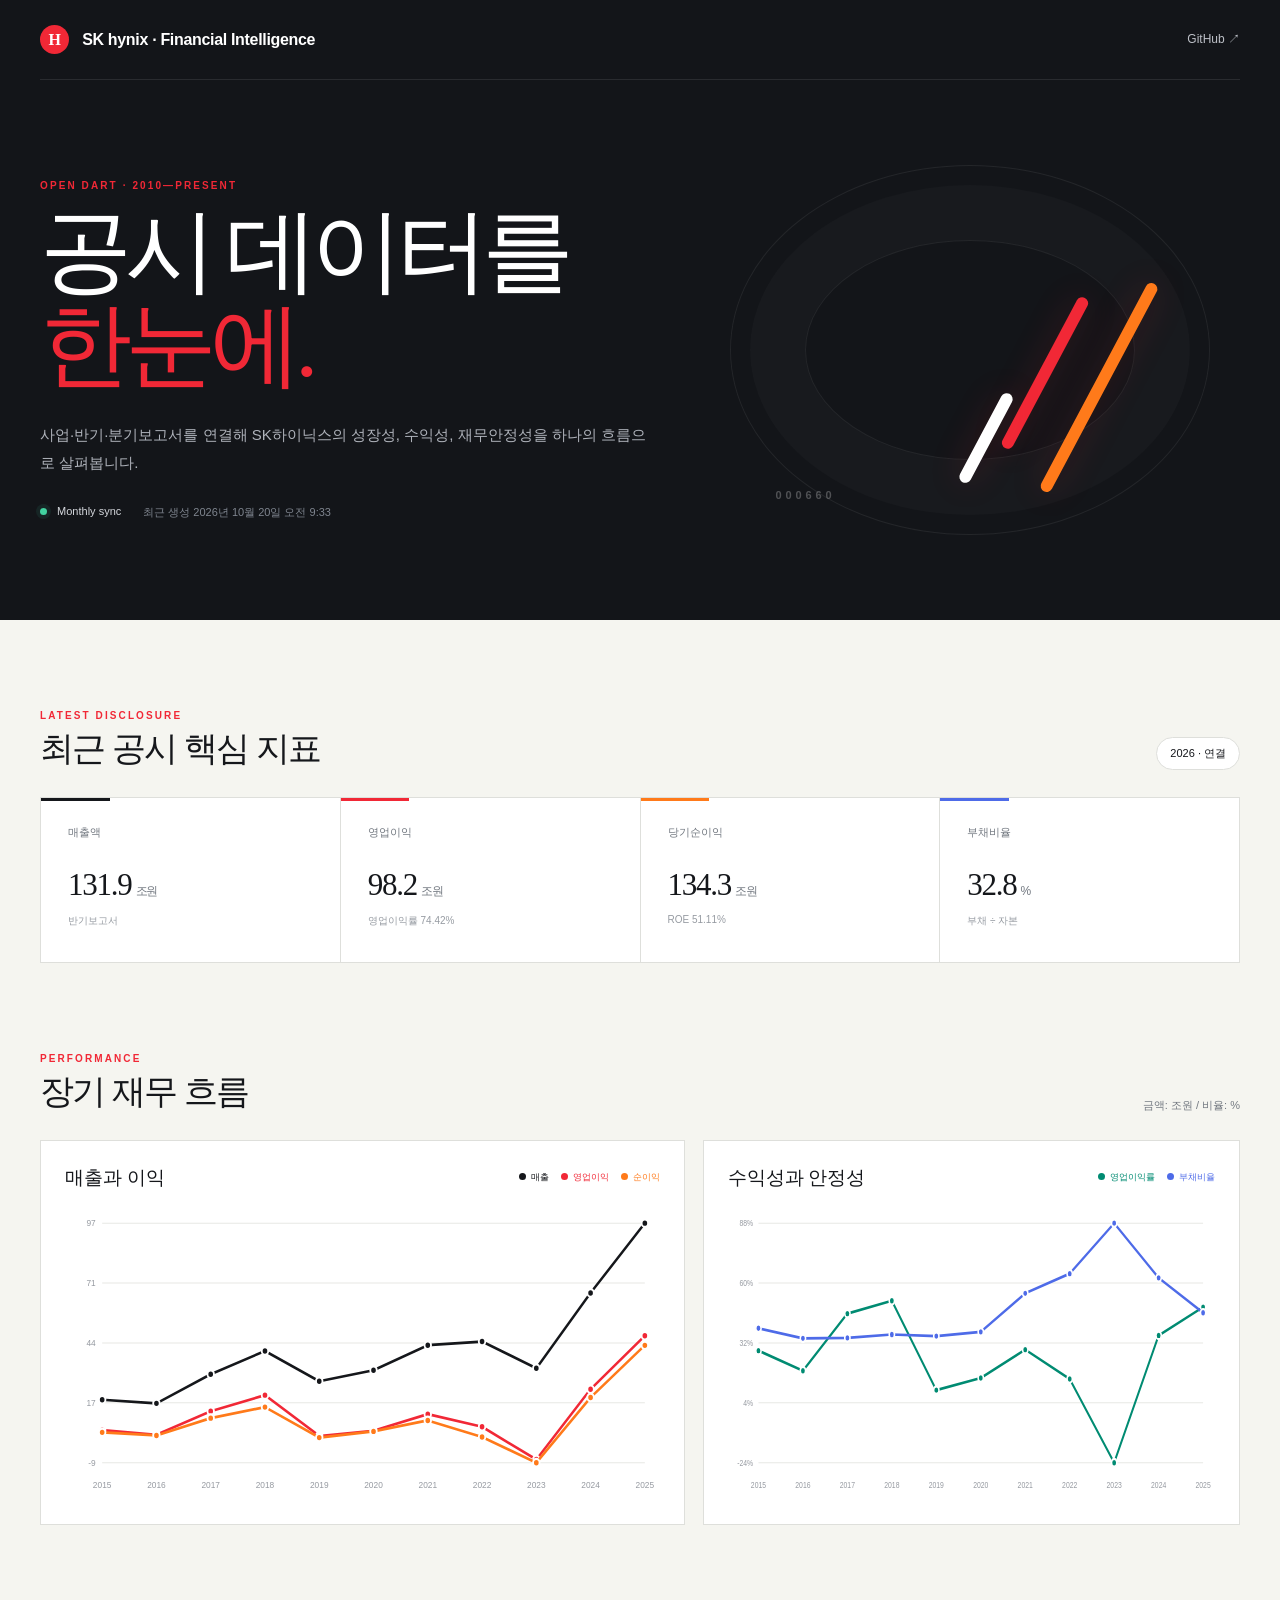
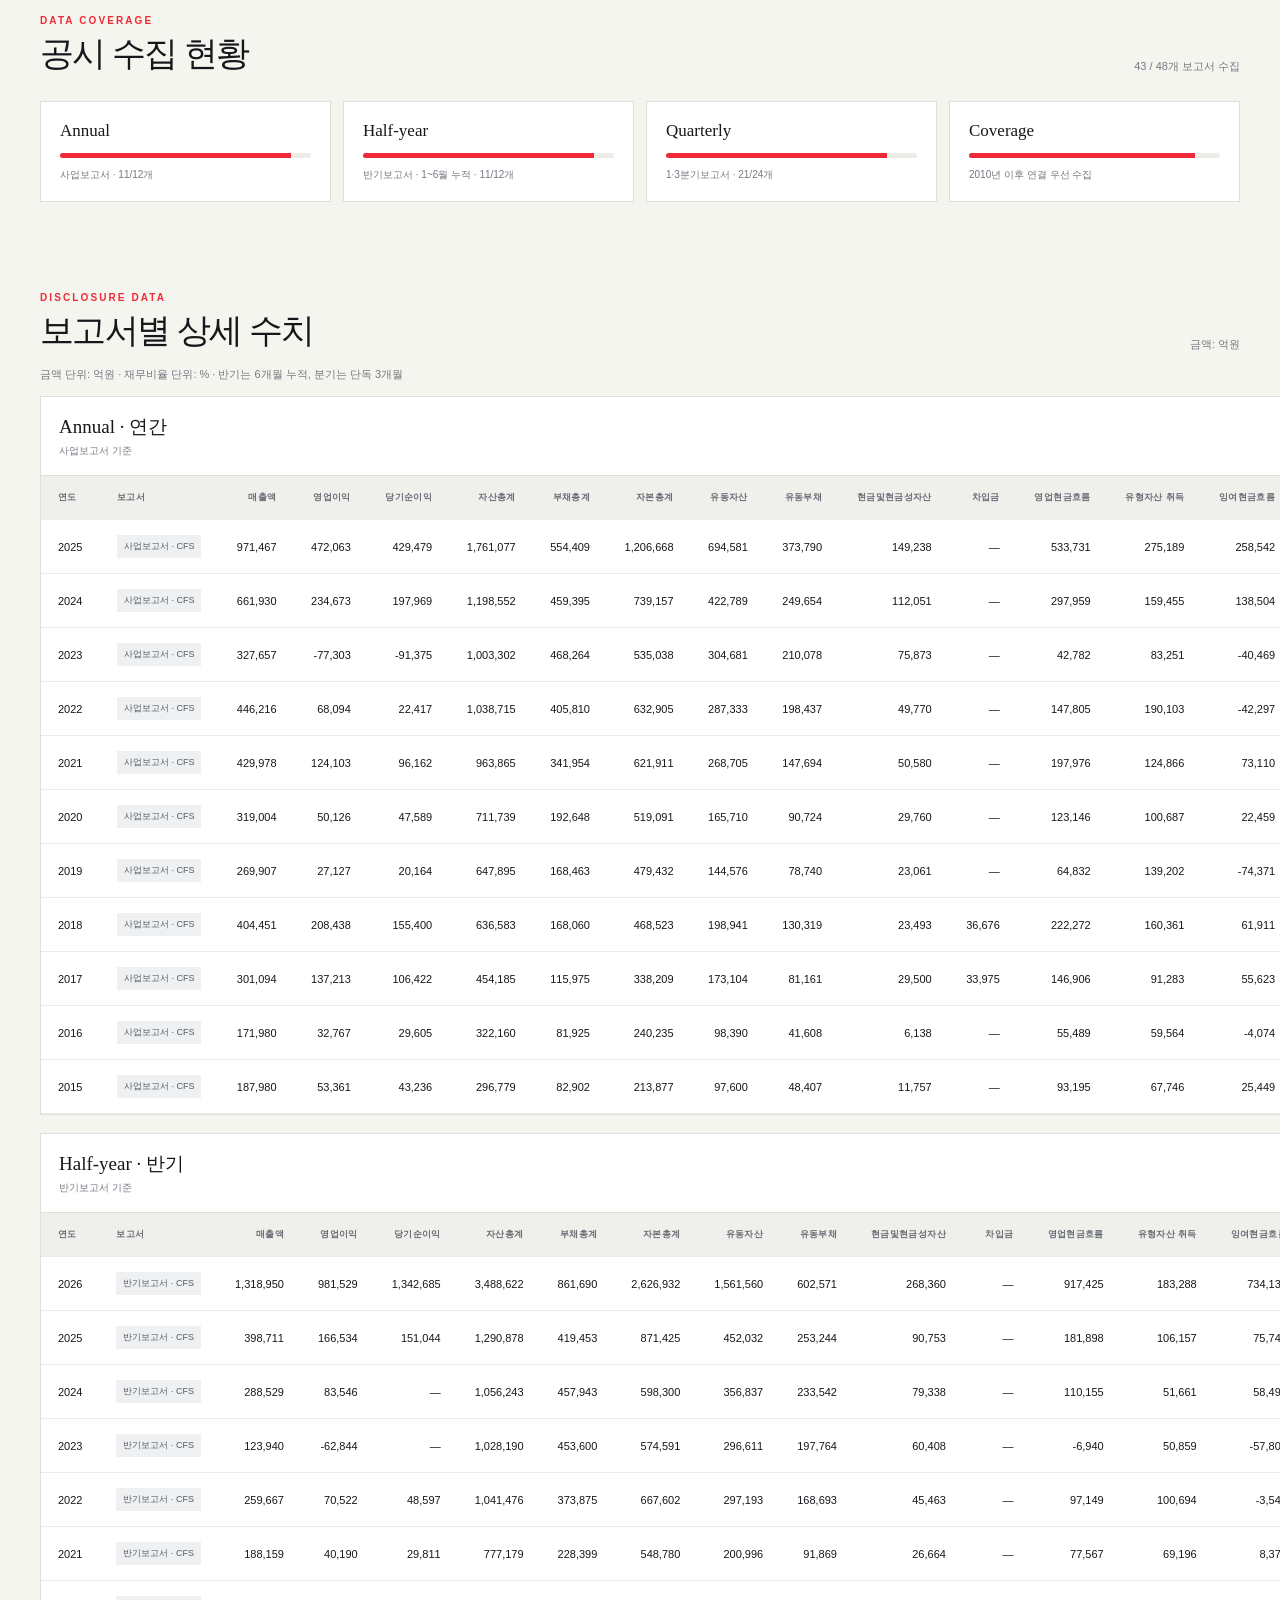
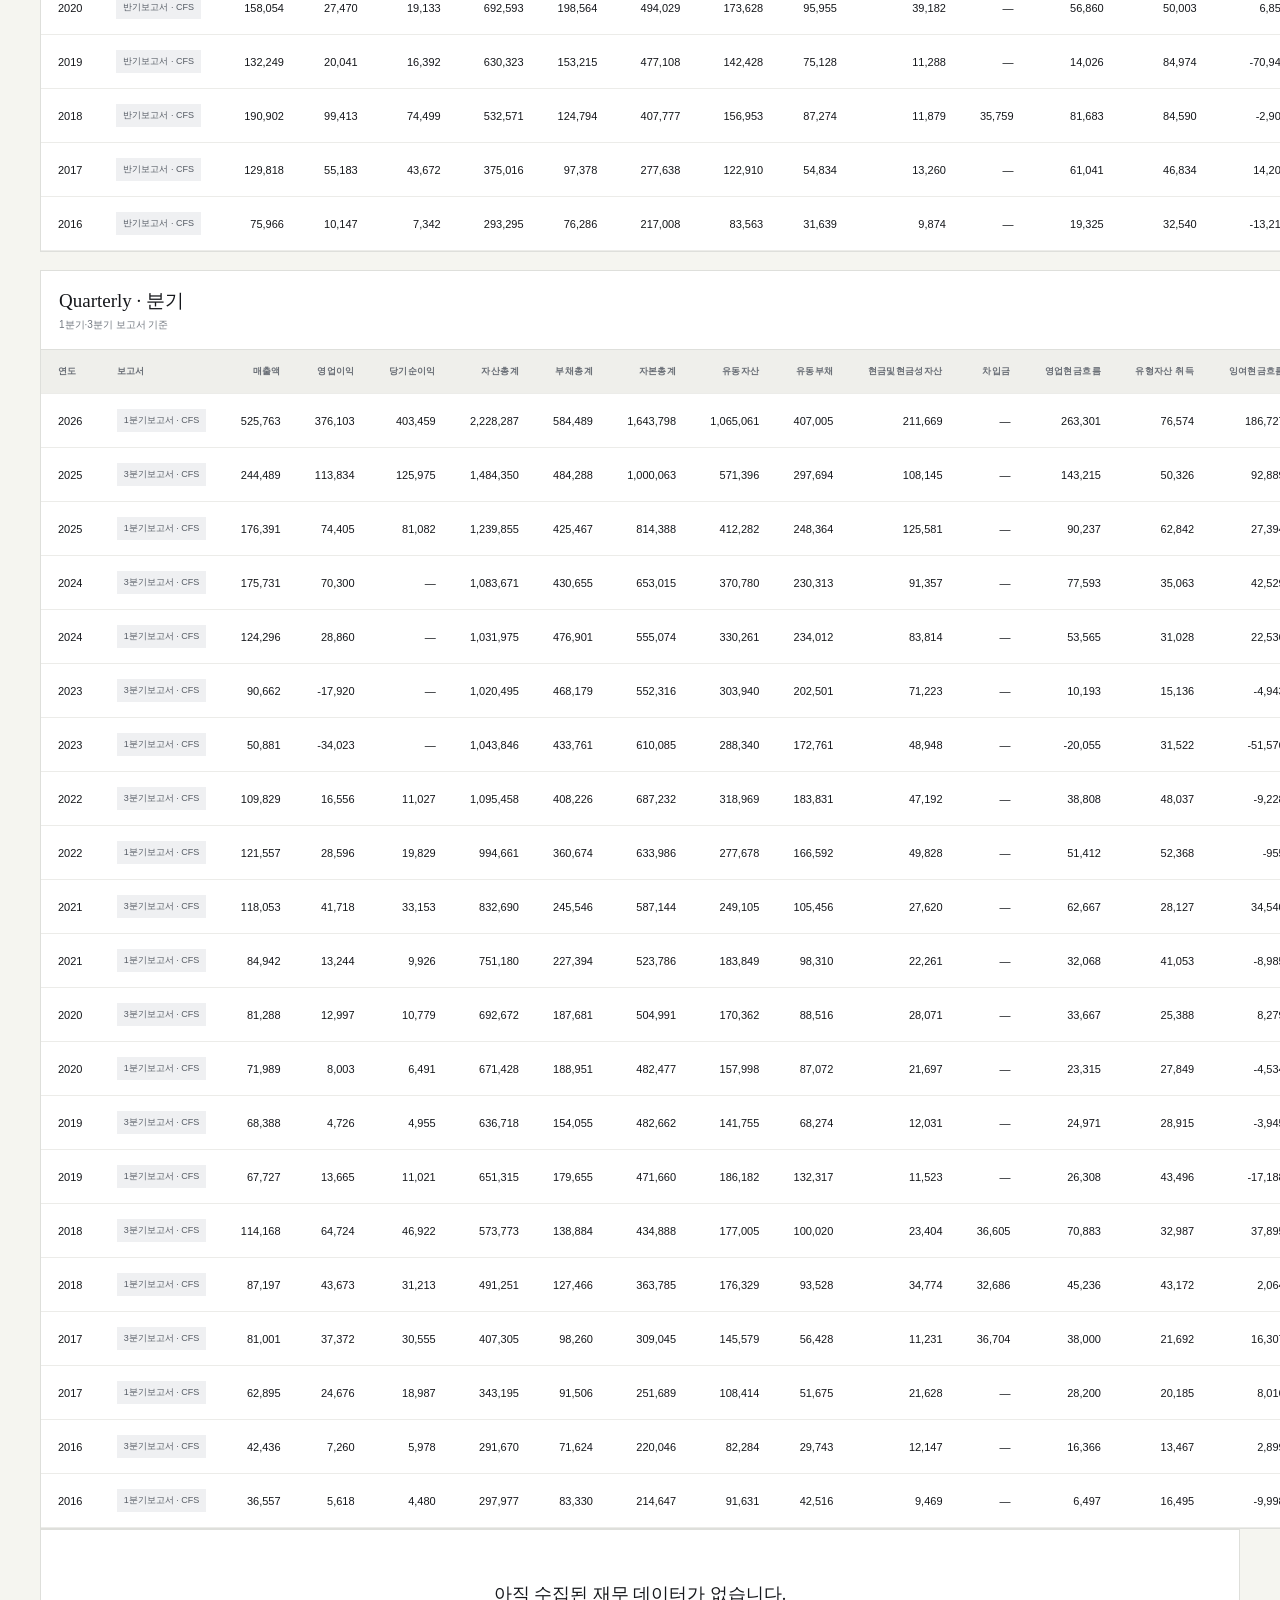
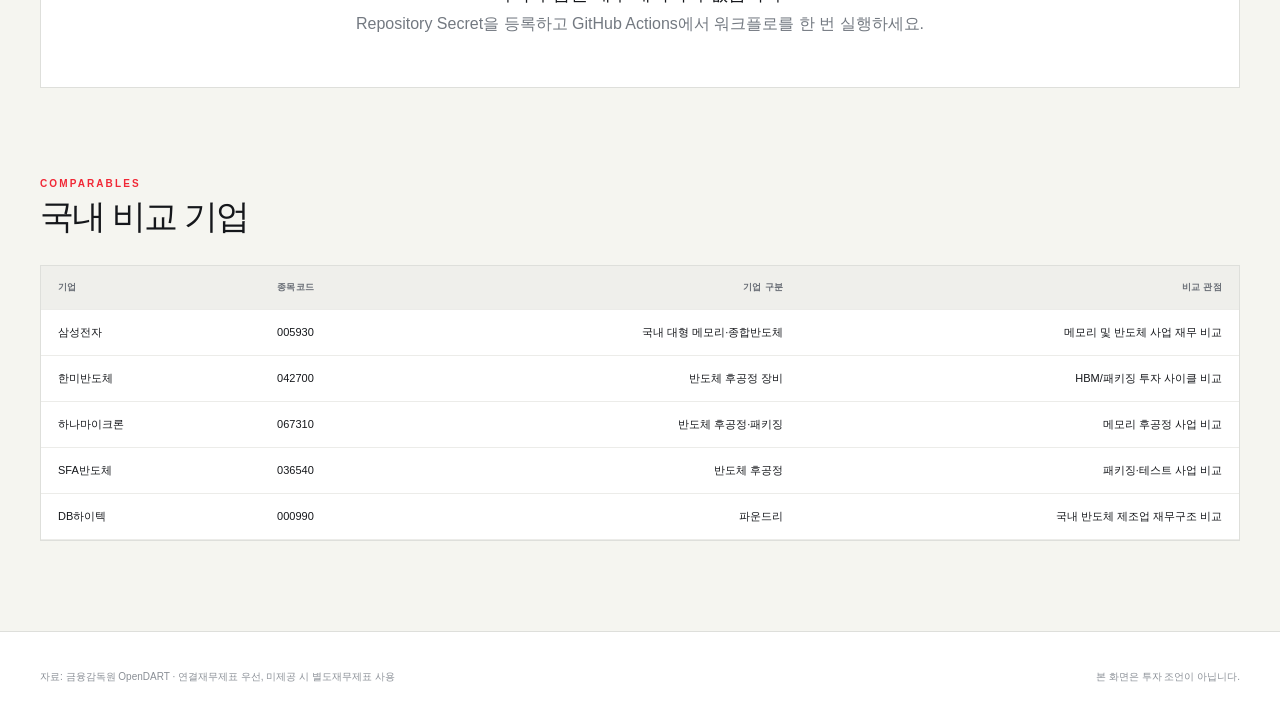
<file: index.html>
<!doctype html>
<html lang="ko">
<head>
  <meta charset="utf-8">
  <meta name="viewport" content="width=device-width, initial-scale=1">
  <meta name="description" content="OpenDART 기반 SK하이닉스 장기 재무분석 대시보드">
  <title>SK hynix Financial Intelligence</title>
  <link rel="stylesheet" href="styles.css">
</head>
<body>
  <header class="hero">
    <nav class="nav wrap" aria-label="주요 링크">
      <a class="brand" href="./"><span class="brand-mark">H</span> SK hynix · Financial Intelligence</a>
      <a class="repo-link" href="https://github.com/HSC-Class01/SY_SKhynix">GitHub ↗</a>
    </nav>
    <div class="hero-grid wrap">
      <div class="hero-copy">
        <p class="eyebrow">OPEN DART · 2010—PRESENT</p>
        <h1>공시 데이터를<br><em>한눈에.</em></h1>
        <p class="intro">사업·반기·분기보고서를 연결해 SK하이닉스의 성장성, 수익성, 재무안정성을 하나의 흐름으로 살펴봅니다.</p>
        <div class="status-row"><span class="live"><i></i> Monthly sync</span><span id="updatedAt">데이터 확인 중</span></div>
      </div>
      <div class="hero-visual" aria-hidden="true">
        <div class="orbit orbit-one"></div><div class="orbit orbit-two"></div>
        <div class="signal signal-one"></div><div class="signal signal-two"></div><div class="signal signal-three"></div>
        <span>000660</span>
      </div>
    </div>
  </header>

  <main class="wrap">
    <section class="section" aria-labelledby="summaryTitle">
      <div class="section-heading">
        <div><p class="kicker">LATEST DISCLOSURE</p><h2 id="summaryTitle">최근 공시 핵심 지표</h2></div>
        <span id="latestPeriod" class="chip">데이터 대기</span>
      </div>
      <div id="summaryCards" class="cards"></div>
    </section>

    <section class="section" aria-labelledby="trendTitle">
      <div class="section-heading">
        <div><p class="kicker">PERFORMANCE</p><h2 id="trendTitle">장기 재무 흐름</h2></div>
        <p class="unit">금액: 조원 / 비율: %</p>
      </div>
      <div class="chart-grid">
        <article class="panel chart-panel">
          <div class="panel-title"><h3>매출과 이익</h3><div class="legend"><span class="revenue">매출</span><span class="profit">영업이익</span><span class="income">순이익</span></div></div>
          <div id="incomeChart" class="chart" role="img" aria-label="연도별 매출, 영업이익, 순이익"></div>
        </article>
        <article class="panel chart-panel">
          <div class="panel-title"><h3>수익성과 안정성</h3><div class="legend"><span class="margin">영업이익률</span><span class="debt">부채비율</span></div></div>
          <div id="ratioChart" class="chart" role="img" aria-label="연도별 영업이익률과 부채비율"></div>
        </article>
      </div>
    </section>

    <section class="section" aria-labelledby="coverageTitle">
      <div class="section-heading">
        <div><p class="kicker">DATA COVERAGE</p><h2 id="coverageTitle">공시 수집 현황</h2></div>
        <p id="coverageSummary" class="unit"></p>
      </div>
      <div id="coverageGrid" class="coverage-grid"></div>
    </section>

    <section class="section data-section" aria-labelledby="tableTitle">
      <div class="section-heading">
        <div><p class="kicker">DISCLOSURE DATA</p><h2 id="tableTitle">보고서별 상세 수치</h2></div>
        <p class="unit">금액: 억원</p>
      </div>
      <p class="table-note">금액 단위: 억원 · 재무비율 단위: % · 반기는 6개월 누적, 분기는 단독 3개월</p>
      <div id="tablesByCategory" class="tables-by-category"></div>
      <div id="emptyState" class="empty" hidden><strong>아직 수집된 재무 데이터가 없습니다.</strong><span>Repository Secret을 등록하고 GitHub Actions에서 워크플로를 한 번 실행하세요.</span></div>
    </section>

    <section class="section peer-section" aria-labelledby="peerTitle">
      <div class="section-heading"><div><p class="kicker">COMPARABLES</p><h2 id="peerTitle">국내 비교 기업</h2></div></div>
      <div class="table-shell peer-table"><table><thead><tr><th>기업</th><th>종목코드</th><th>기업 구분</th><th>비교 관점</th></tr></thead><tbody id="peerTable"></tbody></table></div>
    </section>
  </main>

  <footer><div class="wrap"><p>자료: 금융감독원 OpenDART · 연결재무제표 우선, 미제공 시 별도재무제표 사용</p><p>본 화면은 투자 조언이 아닙니다.</p></div></footer>
  <script src="dashboard-data.js"></script>
  <script src="app.js"></script>
</body>
</html>
</file>
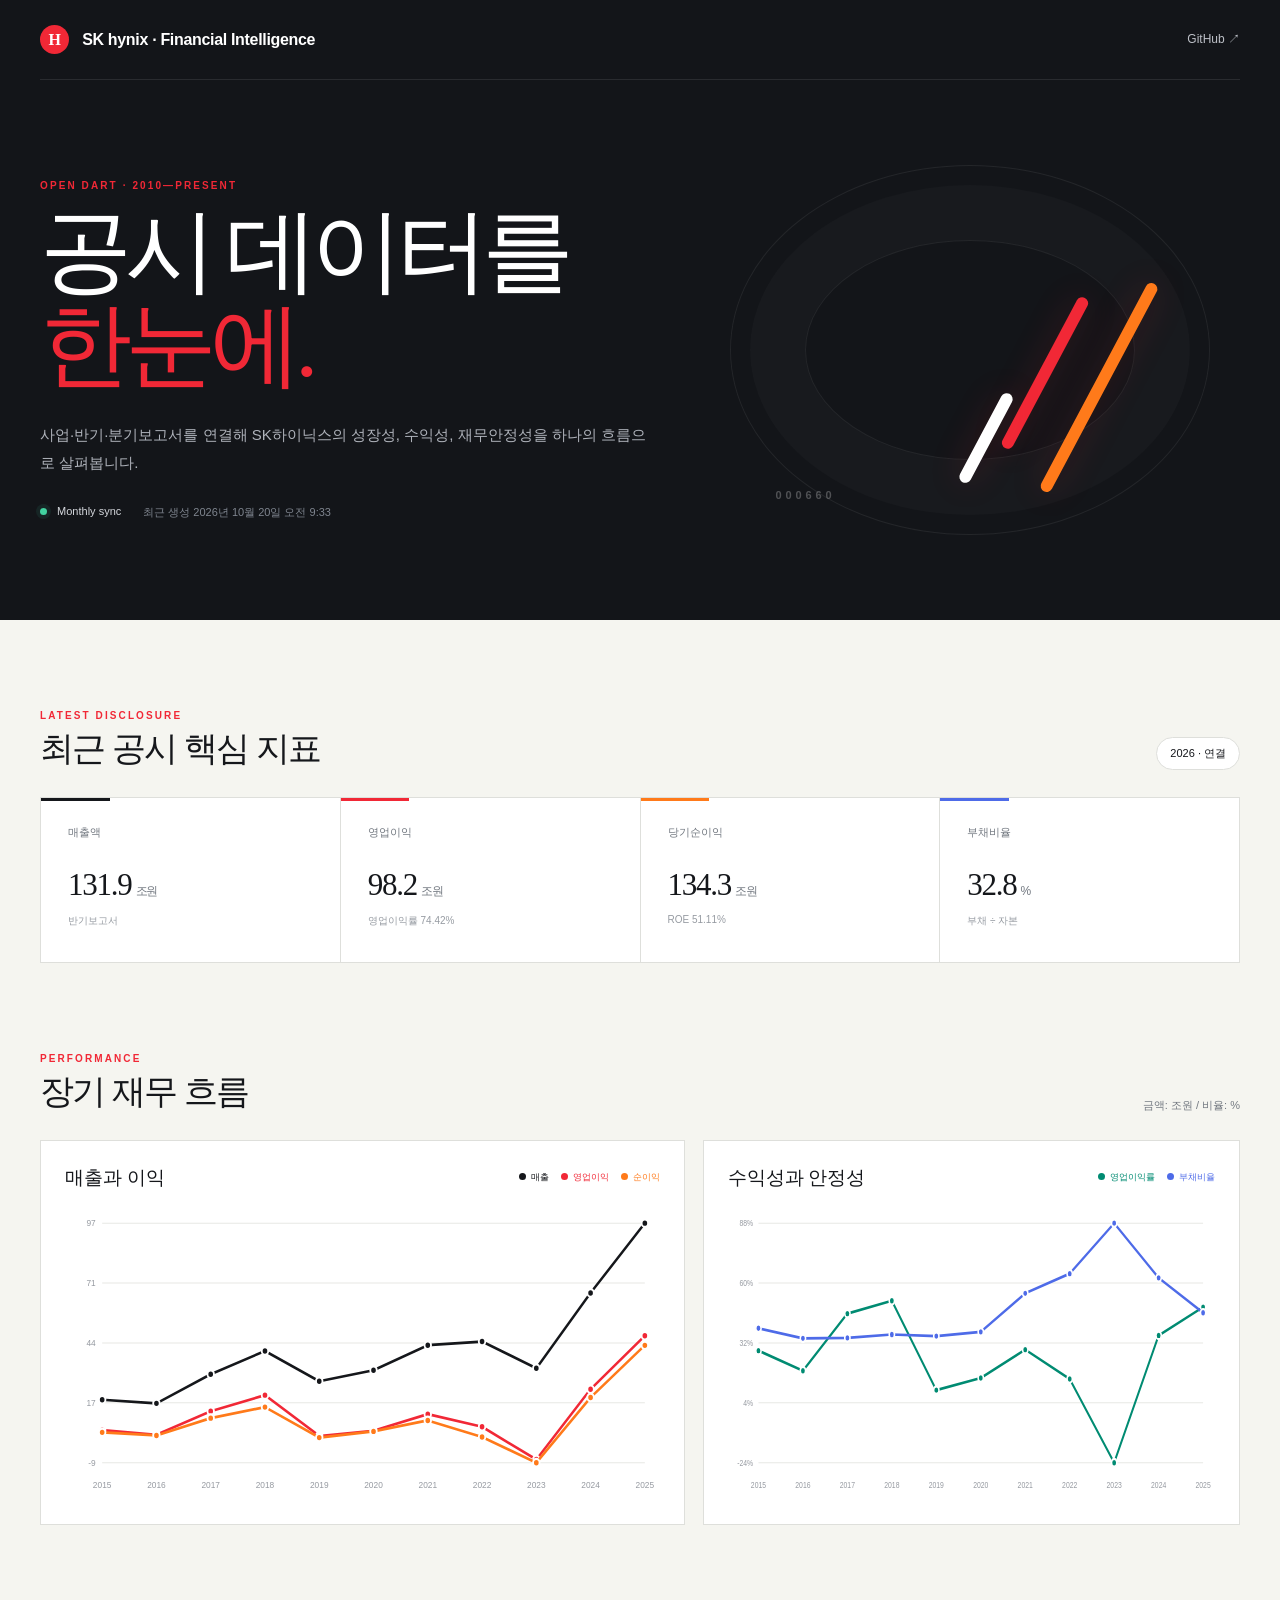
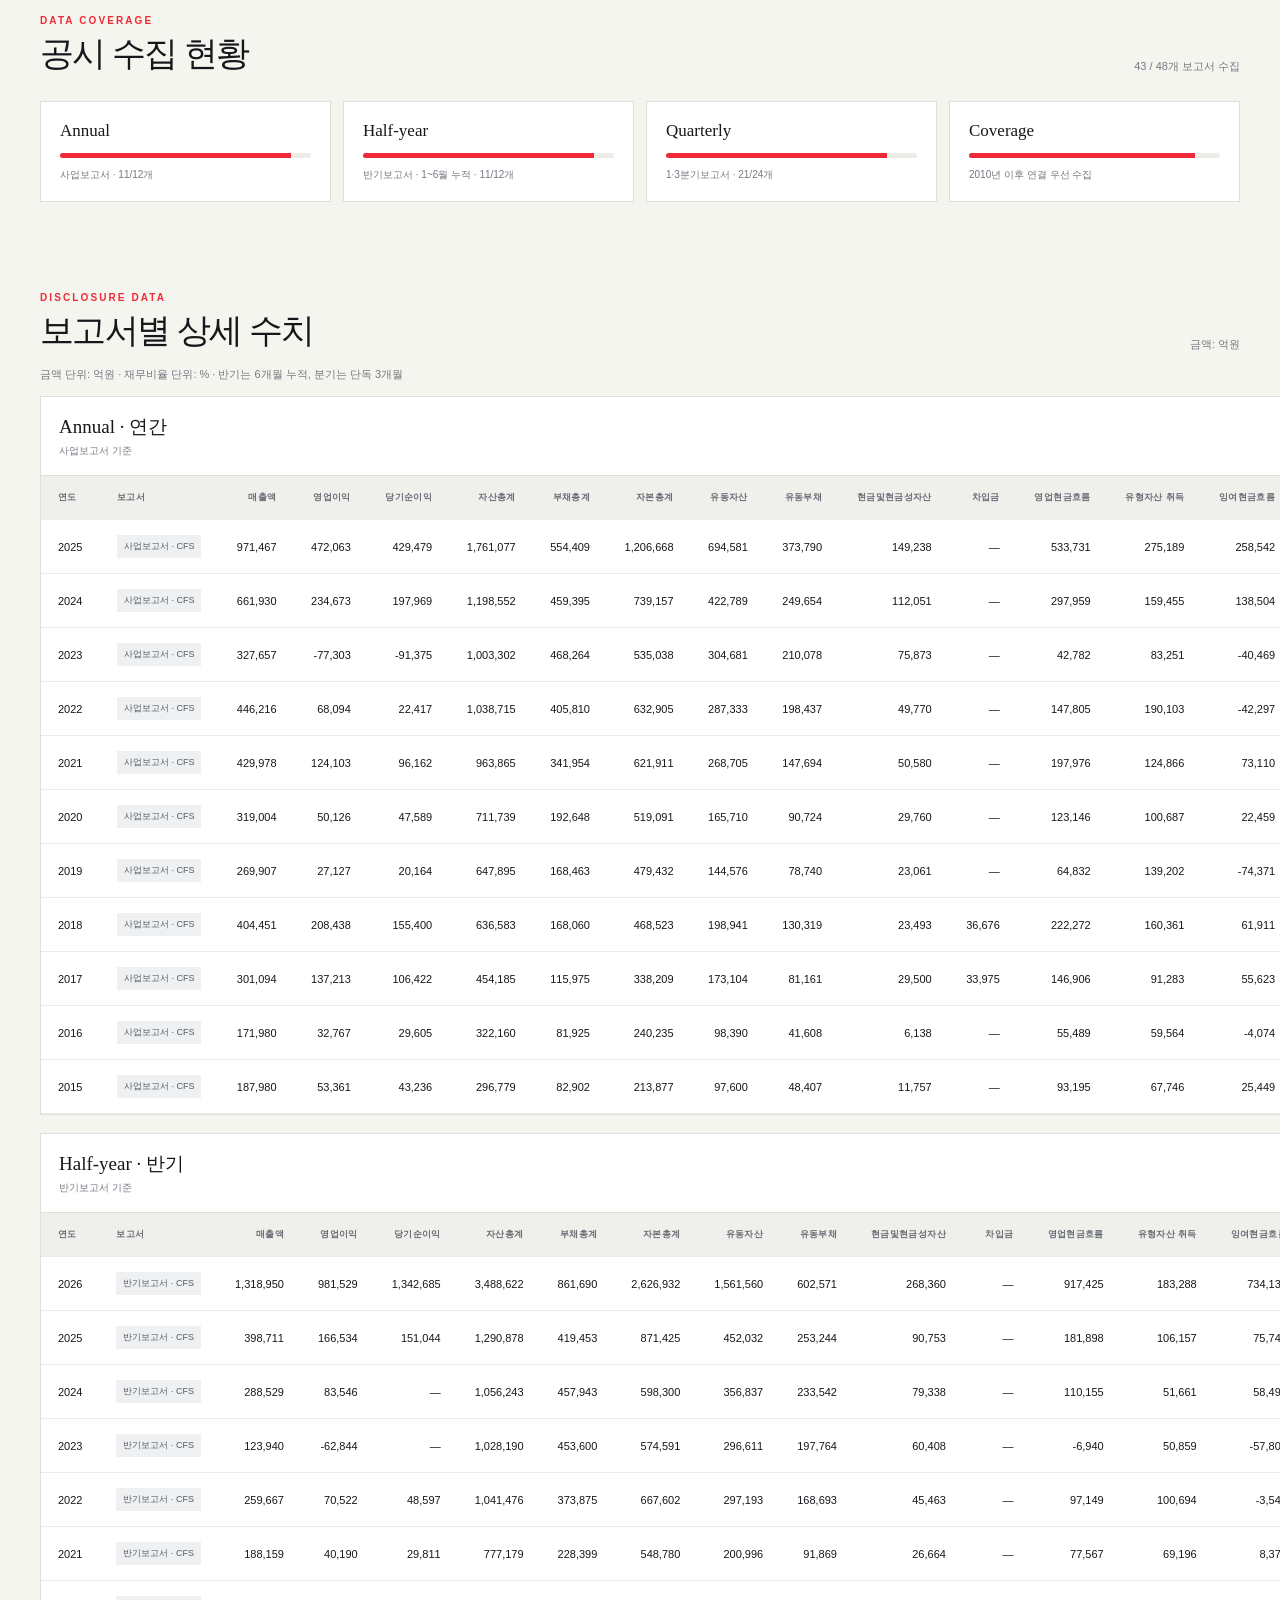
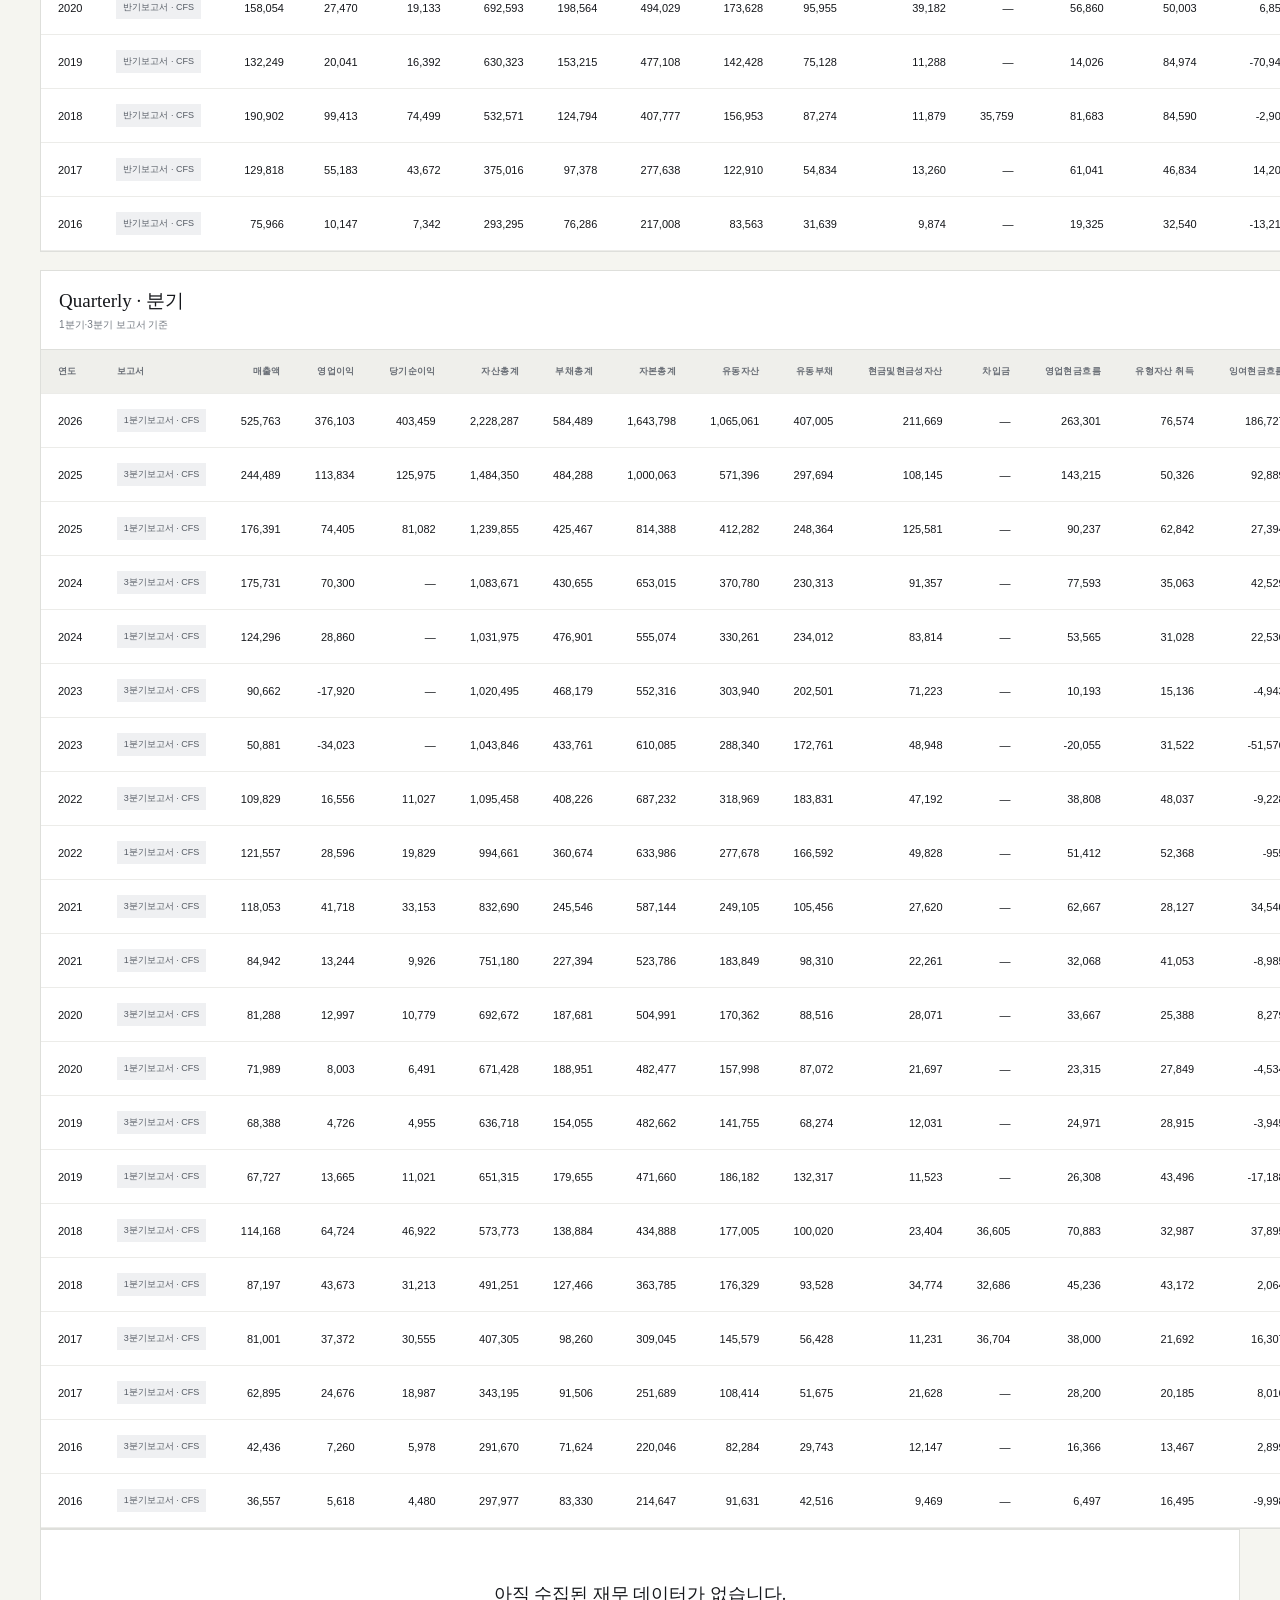
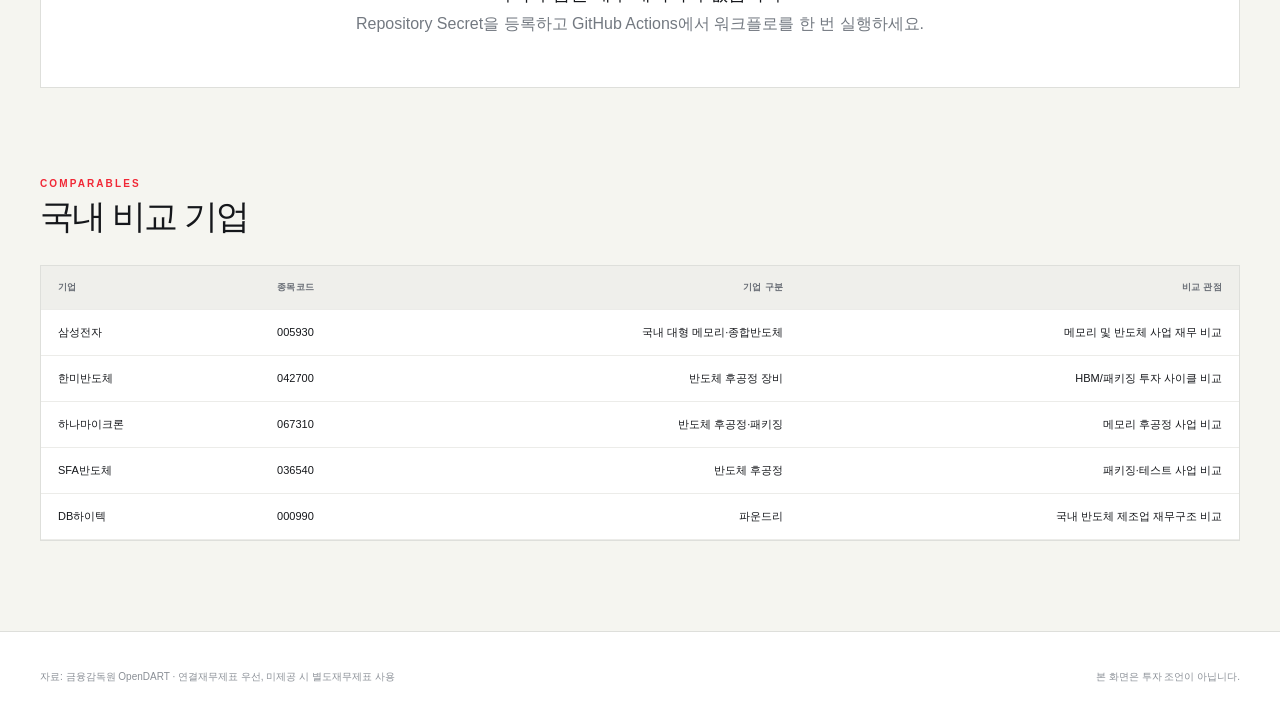
<file: docs/index.html>
<!doctype html>
<html lang="ko">
<head>
  <meta charset="utf-8">
  <meta name="viewport" content="width=device-width, initial-scale=1">
  <meta name="description" content="OpenDART 기반 SK하이닉스 장기 재무분석 대시보드">
  <title>SK hynix Financial Intelligence</title>
  <link rel="stylesheet" href="styles.css">
</head>
<body>
  <header class="hero">
    <nav class="nav wrap" aria-label="주요 링크">
      <a class="brand" href="./"><span class="brand-mark">H</span> SK hynix · Financial Intelligence</a>
      <a class="repo-link" href="https://github.com/HSC-Class01/SY_SKhynix">GitHub ↗</a>
    </nav>
    <div class="hero-grid wrap">
      <div class="hero-copy">
        <p class="eyebrow">OPEN DART · 2010—PRESENT</p>
        <h1>공시 데이터를<br><em>한눈에.</em></h1>
        <p class="intro">사업·반기·분기보고서를 연결해 SK하이닉스의 성장성, 수익성, 재무안정성을 하나의 흐름으로 살펴봅니다.</p>
        <div class="status-row"><span class="live"><i></i> Monthly sync</span><span id="updatedAt">데이터 확인 중</span></div>
      </div>
      <div class="hero-visual" aria-hidden="true">
        <div class="orbit orbit-one"></div><div class="orbit orbit-two"></div>
        <div class="signal signal-one"></div><div class="signal signal-two"></div><div class="signal signal-three"></div>
        <span>000660</span>
      </div>
    </div>
  </header>

  <main class="wrap">
    <section class="section" aria-labelledby="summaryTitle">
      <div class="section-heading">
        <div><p class="kicker">LATEST DISCLOSURE</p><h2 id="summaryTitle">최근 공시 핵심 지표</h2></div>
        <span id="latestPeriod" class="chip">데이터 대기</span>
      </div>
      <div id="summaryCards" class="cards"></div>
    </section>

    <section class="section" aria-labelledby="trendTitle">
      <div class="section-heading">
        <div><p class="kicker">PERFORMANCE</p><h2 id="trendTitle">장기 재무 흐름</h2></div>
        <p class="unit">금액: 조원 / 비율: %</p>
      </div>
      <div class="chart-grid">
        <article class="panel chart-panel">
          <div class="panel-title"><h3>매출과 이익</h3><div class="legend"><span class="revenue">매출</span><span class="profit">영업이익</span><span class="income">순이익</span></div></div>
          <div id="incomeChart" class="chart" role="img" aria-label="연도별 매출, 영업이익, 순이익"></div>
        </article>
        <article class="panel chart-panel">
          <div class="panel-title"><h3>수익성과 안정성</h3><div class="legend"><span class="margin">영업이익률</span><span class="debt">부채비율</span></div></div>
          <div id="ratioChart" class="chart" role="img" aria-label="연도별 영업이익률과 부채비율"></div>
        </article>
      </div>
    </section>

    <section class="section" aria-labelledby="coverageTitle">
      <div class="section-heading">
        <div><p class="kicker">DATA COVERAGE</p><h2 id="coverageTitle">공시 수집 현황</h2></div>
        <p id="coverageSummary" class="unit"></p>
      </div>
      <div id="coverageGrid" class="coverage-grid"></div>
    </section>

    <section class="section data-section" aria-labelledby="tableTitle">
      <div class="section-heading">
        <div><p class="kicker">DISCLOSURE DATA</p><h2 id="tableTitle">보고서별 상세 수치</h2></div>
        <p class="unit">금액: 억원</p>
      </div>
      <p class="table-note">금액 단위: 억원 · 재무비율 단위: % · 반기는 6개월 누적, 분기는 단독 3개월</p>
      <div id="tablesByCategory" class="tables-by-category"></div>
      <div id="emptyState" class="empty" hidden><strong>아직 수집된 재무 데이터가 없습니다.</strong><span>Repository Secret을 등록하고 GitHub Actions에서 워크플로를 한 번 실행하세요.</span></div>
    </section>

    <section class="section peer-section" aria-labelledby="peerTitle">
      <div class="section-heading"><div><p class="kicker">COMPARABLES</p><h2 id="peerTitle">국내 비교 기업</h2></div></div>
      <div class="table-shell peer-table"><table><thead><tr><th>기업</th><th>종목코드</th><th>기업 구분</th><th>비교 관점</th></tr></thead><tbody id="peerTable"></tbody></table></div>
    </section>
  </main>

  <footer><div class="wrap"><p>자료: 금융감독원 OpenDART · 연결재무제표 우선, 미제공 시 별도재무제표 사용</p><p>본 화면은 투자 조언이 아닙니다.</p></div></footer>
  <script src="dashboard-data.js"></script>
  <script src="app.js"></script>
</body>
</html>
</file>
<file: styles.css>
:root{--ink:#15171b;--muted:#737981;--paper:#f5f5f0;--white:#fff;--line:#dedfdb;--red:#f12836;--orange:#ff7a1a;--blue:#4e6be8;--green:#008b72;--serif:"Noto Serif KR","Batang",serif;--sans:Inter,"Pretendard","Noto Sans KR",Arial,sans-serif}*{box-sizing:border-box}html{scroll-behavior:smooth}body{margin:0;background:var(--paper);color:var(--ink);font-family:var(--sans);font-variant-numeric:tabular-nums}.wrap{width:min(1200px,calc(100% - 40px));margin:auto}.hero{min-height:620px;background:#131519;color:#fff;overflow:hidden}.nav{height:80px;display:flex;align-items:center;justify-content:space-between;border-bottom:1px solid #ffffff18;position:relative;z-index:2}.brand,.repo-link{color:#fff;text-decoration:none}.brand{font-weight:700;letter-spacing:-.02em}.brand-mark{display:inline-grid;place-items:center;width:29px;height:29px;margin-right:9px;border-radius:50%;background:var(--red);font-family:var(--serif)}.repo-link{font-size:12px;color:#bdc0c7}.hero-grid{display:grid;grid-template-columns:1.1fr .9fr;align-items:center;min-height:540px}.eyebrow,.kicker{margin:0 0 14px;color:var(--red);font-size:10px;font-weight:900;letter-spacing:.21em}.hero h1{font-family:var(--serif);font-size:clamp(56px,8vw,92px);line-height:1.02;letter-spacing:-.075em;margin:0;font-weight:500}.hero h1 em{font-style:normal;color:var(--red)}.intro{max-width:610px;margin:28px 0;color:#aeb2ba;font-size:15px;line-height:1.85}.status-row{display:flex;gap:22px;color:#7f858f;font-size:11px}.live{color:#d4d7dc}.live i{display:inline-block;width:7px;height:7px;border-radius:50%;background:#42d2a0;margin-right:7px;box-shadow:0 0 0 4px #42d2a016}.hero-visual{height:430px;position:relative}.orbit{position:absolute;border:1px solid #ffffff12;border-radius:50%;inset:30px}.orbit-two{inset:105px;box-shadow:0 0 0 55px #ffffff05}.signal{position:absolute;width:12px;border-radius:8px;background:var(--red);transform:rotate(28deg);right:35%;bottom:25%;height:170px;box-shadow:0 0 35px #f1283633}.signal-two{right:25%;bottom:14%;height:235px;background:var(--orange)}.signal-three{right:46%;bottom:18%;height:100px;background:#fff}.hero-visual span{position:absolute;left:14%;bottom:15%;font:700 11px var(--sans);letter-spacing:.35em;color:#ffffff42}.section{padding-top:90px}.section-heading{display:flex;justify-content:space-between;align-items:flex-end;gap:20px;margin-bottom:27px}.section-heading h2{font:500 34px/1.2 var(--serif);letter-spacing:-.045em;margin:0}.kicker{margin-bottom:8px}.unit{margin:0;color:var(--muted);font-size:11px}.chip{padding:8px 13px;border:1px solid var(--line);border-radius:20px;background:#fff;font-size:11px}.cards{display:grid;grid-template-columns:repeat(4,1fr);gap:1px;background:var(--line);border:1px solid var(--line)}.metric-card{background:#fff;padding:27px;min-height:164px;position:relative}.metric-card:before{content:"";position:absolute;left:0;top:0;width:23%;height:3px;background:var(--accent,var(--red))}.metric-label{font-size:11px;color:var(--muted);margin-bottom:27px}.metric-value{font:500 31px var(--serif);letter-spacing:-.04em}.metric-unit{font:12px var(--sans);color:var(--muted);margin-left:4px}.metric-note{margin-top:11px;color:#969ba2;font-size:10px}.chart-grid{display:grid;grid-template-columns:1.2fr 1fr;gap:18px}.panel{background:#fff;border:1px solid var(--line)}.chart-panel{padding:24px}.panel-title{display:flex;justify-content:space-between;align-items:center;gap:14px}.panel-title h3{font:500 19px var(--serif);margin:0}.legend{display:flex;gap:12px;flex-wrap:wrap;font-size:9px;color:var(--muted)}.legend span:before{content:"";display:inline-block;width:7px;height:7px;border-radius:50%;background:currentColor;margin-right:5px}.revenue{color:var(--ink)}.profit{color:var(--red)}.income{color:var(--orange)}.margin{color:var(--green)}.debt{color:var(--blue)}.chart{min-height:290px;margin-top:15px}.chart svg{width:100%;height:290px;overflow:visible}.axis{stroke:#e7e8e4;stroke-width:1}.axis-label{fill:#969aa1;font:9px var(--sans)}.chart-line{fill:none;stroke-width:2.5;stroke-linejoin:round;stroke-linecap:round}.chart-dot{stroke:#fff;stroke-width:2}.coverage-grid{display:grid;grid-template-columns:repeat(4,1fr);gap:12px}.coverage-card{background:#fff;border:1px solid var(--line);padding:19px}.coverage-card strong{display:block;font:500 17px var(--serif);margin-bottom:12px}.coverage-bar{height:5px;background:#ecece8;border-radius:3px;overflow:hidden}.coverage-bar i{display:block;height:100%;background:var(--red)}.coverage-card p{margin:10px 0 0;color:var(--muted);font-size:10px}.tabs{display:flex;gap:6px;margin-bottom:13px}.tabs button{border:1px solid var(--line);background:#fff;padding:11px 15px;color:#646a72;font-weight:700;cursor:pointer}.tabs button[aria-selected=true]{background:var(--ink);border-color:var(--ink);color:#fff}.tabs b{display:inline-grid;place-items:center;min-width:19px;height:19px;margin-left:6px;border-radius:10px;background:#ededeb;color:#666;font-size:9px}.tabs button[aria-selected=true] b{background:#ffffff1f;color:#fff}.table-shell{overflow:auto;border:1px solid var(--line);background:#fff}table{width:100%;border-collapse:collapse;white-space:nowrap;font-size:11px}th,td{padding:15px 17px;text-align:right;border-bottom:1px solid #ecece9}th{background:#efefeb;color:#686d75;font-size:9px;letter-spacing:.04em}th:first-child,th:nth-child(2),td:first-child,td:nth-child(2){text-align:left}tbody tr:hover{background:#fafaf7}.tag{display:inline-block;padding:5px 7px;background:#eff0f2;color:#555b64;font-size:9px}.empty{display:flex;flex-direction:column;align-items:center;gap:8px;padding:52px;background:#fff;border:1px solid var(--line);color:var(--muted);text-align:center}.empty strong{color:var(--ink);font:500 18px var(--serif)}.peer-section{padding-bottom:90px}.peer-grid{display:grid;grid-template-columns:repeat(3,1fr);gap:10px}.peer{background:#fff;border:1px solid var(--line);padding:18px}.peer strong{font:500 17px var(--serif)}.peer code{float:right;color:var(--red);font:11px var(--sans)}.peer p{margin:10px 0 0;color:var(--muted);font-size:10px;line-height:1.5}footer{border-top:1px solid var(--line);background:#fff;padding:28px 0;color:#8a8f96;font-size:10px}footer .wrap{display:flex;justify-content:space-between;gap:20px}.data-section{padding-bottom:0}@media(max-width:900px){.hero-grid{grid-template-columns:1fr}.hero-visual{display:none}.hero{min-height:590px}.hero-grid{min-height:500px}.cards,.coverage-grid{grid-template-columns:repeat(2,1fr)}.chart-grid{grid-template-columns:1fr}.peer-grid{grid-template-columns:repeat(2,1fr)}}@media(max-width:560px){.wrap{width:calc(100% - 28px)}.nav{height:70px}.brand{font-size:12px}.hero h1{font-size:55px}.cards,.coverage-grid,.peer-grid{grid-template-columns:1fr}.section{padding-top:65px}.section-heading{align-items:flex-start}.section-heading h2{font-size:28px}.tabs{overflow:auto}.tabs button{flex:0 0 auto}footer .wrap,.status-row{flex-direction:column;gap:7px}}
.table-note{color:var(--muted);font-size:11px;margin:-12px 0 14px}.tables-by-category{display:grid;gap:18px}.period-table{background:#fff;border:1px solid var(--line)}.period-table-heading{display:flex;justify-content:space-between;align-items:center;padding:17px 18px;border-bottom:1px solid var(--line)}.period-table-heading h3{margin:0;font:500 19px var(--serif)}.period-table-heading p{margin:4px 0 0;color:var(--muted);font-size:10px}.period-table-heading>span{color:var(--muted);font-size:11px}.period-table .table-shell{border:0}.period-table table{min-width:1500px}.period-table td.no-data,.no-data{text-align:center;color:var(--muted);padding:25px}.peer-table table{min-width:700px}
</file>
<file: docs/styles.css>
:root{--ink:#15171b;--muted:#737981;--paper:#f5f5f0;--white:#fff;--line:#dedfdb;--red:#f12836;--orange:#ff7a1a;--blue:#4e6be8;--green:#008b72;--serif:"Noto Serif KR","Batang",serif;--sans:Inter,"Pretendard","Noto Sans KR",Arial,sans-serif}*{box-sizing:border-box}html{scroll-behavior:smooth}body{margin:0;background:var(--paper);color:var(--ink);font-family:var(--sans);font-variant-numeric:tabular-nums}.wrap{width:min(1200px,calc(100% - 40px));margin:auto}.hero{min-height:620px;background:#131519;color:#fff;overflow:hidden}.nav{height:80px;display:flex;align-items:center;justify-content:space-between;border-bottom:1px solid #ffffff18;position:relative;z-index:2}.brand,.repo-link{color:#fff;text-decoration:none}.brand{font-weight:700;letter-spacing:-.02em}.brand-mark{display:inline-grid;place-items:center;width:29px;height:29px;margin-right:9px;border-radius:50%;background:var(--red);font-family:var(--serif)}.repo-link{font-size:12px;color:#bdc0c7}.hero-grid{display:grid;grid-template-columns:1.1fr .9fr;align-items:center;min-height:540px}.eyebrow,.kicker{margin:0 0 14px;color:var(--red);font-size:10px;font-weight:900;letter-spacing:.21em}.hero h1{font-family:var(--serif);font-size:clamp(56px,8vw,92px);line-height:1.02;letter-spacing:-.075em;margin:0;font-weight:500}.hero h1 em{font-style:normal;color:var(--red)}.intro{max-width:610px;margin:28px 0;color:#aeb2ba;font-size:15px;line-height:1.85}.status-row{display:flex;gap:22px;color:#7f858f;font-size:11px}.live{color:#d4d7dc}.live i{display:inline-block;width:7px;height:7px;border-radius:50%;background:#42d2a0;margin-right:7px;box-shadow:0 0 0 4px #42d2a016}.hero-visual{height:430px;position:relative}.orbit{position:absolute;border:1px solid #ffffff12;border-radius:50%;inset:30px}.orbit-two{inset:105px;box-shadow:0 0 0 55px #ffffff05}.signal{position:absolute;width:12px;border-radius:8px;background:var(--red);transform:rotate(28deg);right:35%;bottom:25%;height:170px;box-shadow:0 0 35px #f1283633}.signal-two{right:25%;bottom:14%;height:235px;background:var(--orange)}.signal-three{right:46%;bottom:18%;height:100px;background:#fff}.hero-visual span{position:absolute;left:14%;bottom:15%;font:700 11px var(--sans);letter-spacing:.35em;color:#ffffff42}.section{padding-top:90px}.section-heading{display:flex;justify-content:space-between;align-items:flex-end;gap:20px;margin-bottom:27px}.section-heading h2{font:500 34px/1.2 var(--serif);letter-spacing:-.045em;margin:0}.kicker{margin-bottom:8px}.unit{margin:0;color:var(--muted);font-size:11px}.chip{padding:8px 13px;border:1px solid var(--line);border-radius:20px;background:#fff;font-size:11px}.cards{display:grid;grid-template-columns:repeat(4,1fr);gap:1px;background:var(--line);border:1px solid var(--line)}.metric-card{background:#fff;padding:27px;min-height:164px;position:relative}.metric-card:before{content:"";position:absolute;left:0;top:0;width:23%;height:3px;background:var(--accent,var(--red))}.metric-label{font-size:11px;color:var(--muted);margin-bottom:27px}.metric-value{font:500 31px var(--serif);letter-spacing:-.04em}.metric-unit{font:12px var(--sans);color:var(--muted);margin-left:4px}.metric-note{margin-top:11px;color:#969ba2;font-size:10px}.chart-grid{display:grid;grid-template-columns:1.2fr 1fr;gap:18px}.panel{background:#fff;border:1px solid var(--line)}.chart-panel{padding:24px}.panel-title{display:flex;justify-content:space-between;align-items:center;gap:14px}.panel-title h3{font:500 19px var(--serif);margin:0}.legend{display:flex;gap:12px;flex-wrap:wrap;font-size:9px;color:var(--muted)}.legend span:before{content:"";display:inline-block;width:7px;height:7px;border-radius:50%;background:currentColor;margin-right:5px}.revenue{color:var(--ink)}.profit{color:var(--red)}.income{color:var(--orange)}.margin{color:var(--green)}.debt{color:var(--blue)}.chart{min-height:290px;margin-top:15px}.chart svg{width:100%;height:290px;overflow:visible}.axis{stroke:#e7e8e4;stroke-width:1}.axis-label{fill:#969aa1;font:9px var(--sans)}.chart-line{fill:none;stroke-width:2.5;stroke-linejoin:round;stroke-linecap:round}.chart-dot{stroke:#fff;stroke-width:2}.coverage-grid{display:grid;grid-template-columns:repeat(4,1fr);gap:12px}.coverage-card{background:#fff;border:1px solid var(--line);padding:19px}.coverage-card strong{display:block;font:500 17px var(--serif);margin-bottom:12px}.coverage-bar{height:5px;background:#ecece8;border-radius:3px;overflow:hidden}.coverage-bar i{display:block;height:100%;background:var(--red)}.coverage-card p{margin:10px 0 0;color:var(--muted);font-size:10px}.tabs{display:flex;gap:6px;margin-bottom:13px}.tabs button{border:1px solid var(--line);background:#fff;padding:11px 15px;color:#646a72;font-weight:700;cursor:pointer}.tabs button[aria-selected=true]{background:var(--ink);border-color:var(--ink);color:#fff}.tabs b{display:inline-grid;place-items:center;min-width:19px;height:19px;margin-left:6px;border-radius:10px;background:#ededeb;color:#666;font-size:9px}.tabs button[aria-selected=true] b{background:#ffffff1f;color:#fff}.table-shell{overflow:auto;border:1px solid var(--line);background:#fff}table{width:100%;border-collapse:collapse;white-space:nowrap;font-size:11px}th,td{padding:15px 17px;text-align:right;border-bottom:1px solid #ecece9}th{background:#efefeb;color:#686d75;font-size:9px;letter-spacing:.04em}th:first-child,th:nth-child(2),td:first-child,td:nth-child(2){text-align:left}tbody tr:hover{background:#fafaf7}.tag{display:inline-block;padding:5px 7px;background:#eff0f2;color:#555b64;font-size:9px}.empty{display:flex;flex-direction:column;align-items:center;gap:8px;padding:52px;background:#fff;border:1px solid var(--line);color:var(--muted);text-align:center}.empty strong{color:var(--ink);font:500 18px var(--serif)}.peer-section{padding-bottom:90px}.peer-grid{display:grid;grid-template-columns:repeat(3,1fr);gap:10px}.peer{background:#fff;border:1px solid var(--line);padding:18px}.peer strong{font:500 17px var(--serif)}.peer code{float:right;color:var(--red);font:11px var(--sans)}.peer p{margin:10px 0 0;color:var(--muted);font-size:10px;line-height:1.5}footer{border-top:1px solid var(--line);background:#fff;padding:28px 0;color:#8a8f96;font-size:10px}footer .wrap{display:flex;justify-content:space-between;gap:20px}.data-section{padding-bottom:0}@media(max-width:900px){.hero-grid{grid-template-columns:1fr}.hero-visual{display:none}.hero{min-height:590px}.hero-grid{min-height:500px}.cards,.coverage-grid{grid-template-columns:repeat(2,1fr)}.chart-grid{grid-template-columns:1fr}.peer-grid{grid-template-columns:repeat(2,1fr)}}@media(max-width:560px){.wrap{width:calc(100% - 28px)}.nav{height:70px}.brand{font-size:12px}.hero h1{font-size:55px}.cards,.coverage-grid,.peer-grid{grid-template-columns:1fr}.section{padding-top:65px}.section-heading{align-items:flex-start}.section-heading h2{font-size:28px}.tabs{overflow:auto}.tabs button{flex:0 0 auto}footer .wrap,.status-row{flex-direction:column;gap:7px}}
.table-note{color:var(--muted);font-size:11px;margin:-12px 0 14px}.tables-by-category{display:grid;gap:18px}.period-table{background:#fff;border:1px solid var(--line)}.period-table-heading{display:flex;justify-content:space-between;align-items:center;padding:17px 18px;border-bottom:1px solid var(--line)}.period-table-heading h3{margin:0;font:500 19px var(--serif)}.period-table-heading p{margin:4px 0 0;color:var(--muted);font-size:10px}.period-table-heading>span{color:var(--muted);font-size:11px}.period-table .table-shell{border:0}.period-table table{min-width:1500px}.period-table td.no-data,.no-data{text-align:center;color:var(--muted);padding:25px}.peer-table table{min-width:700px}
</file>
